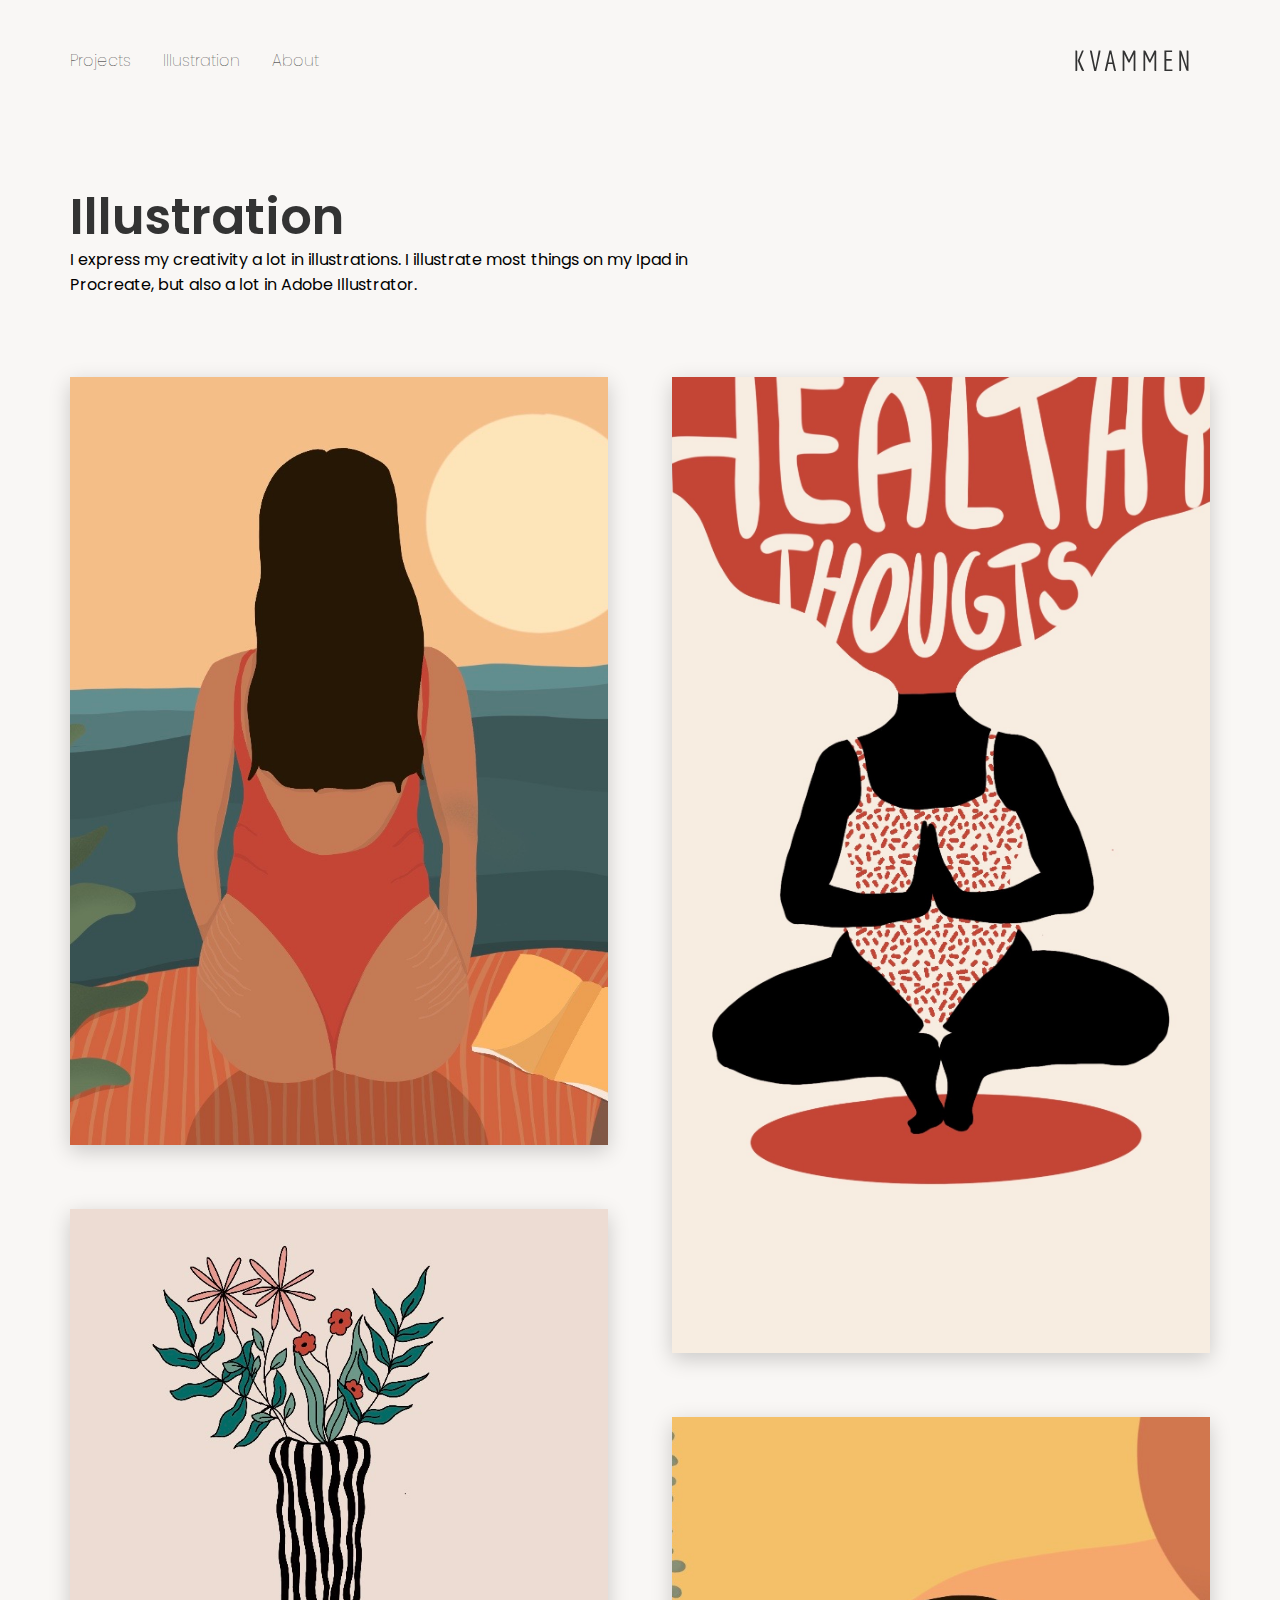
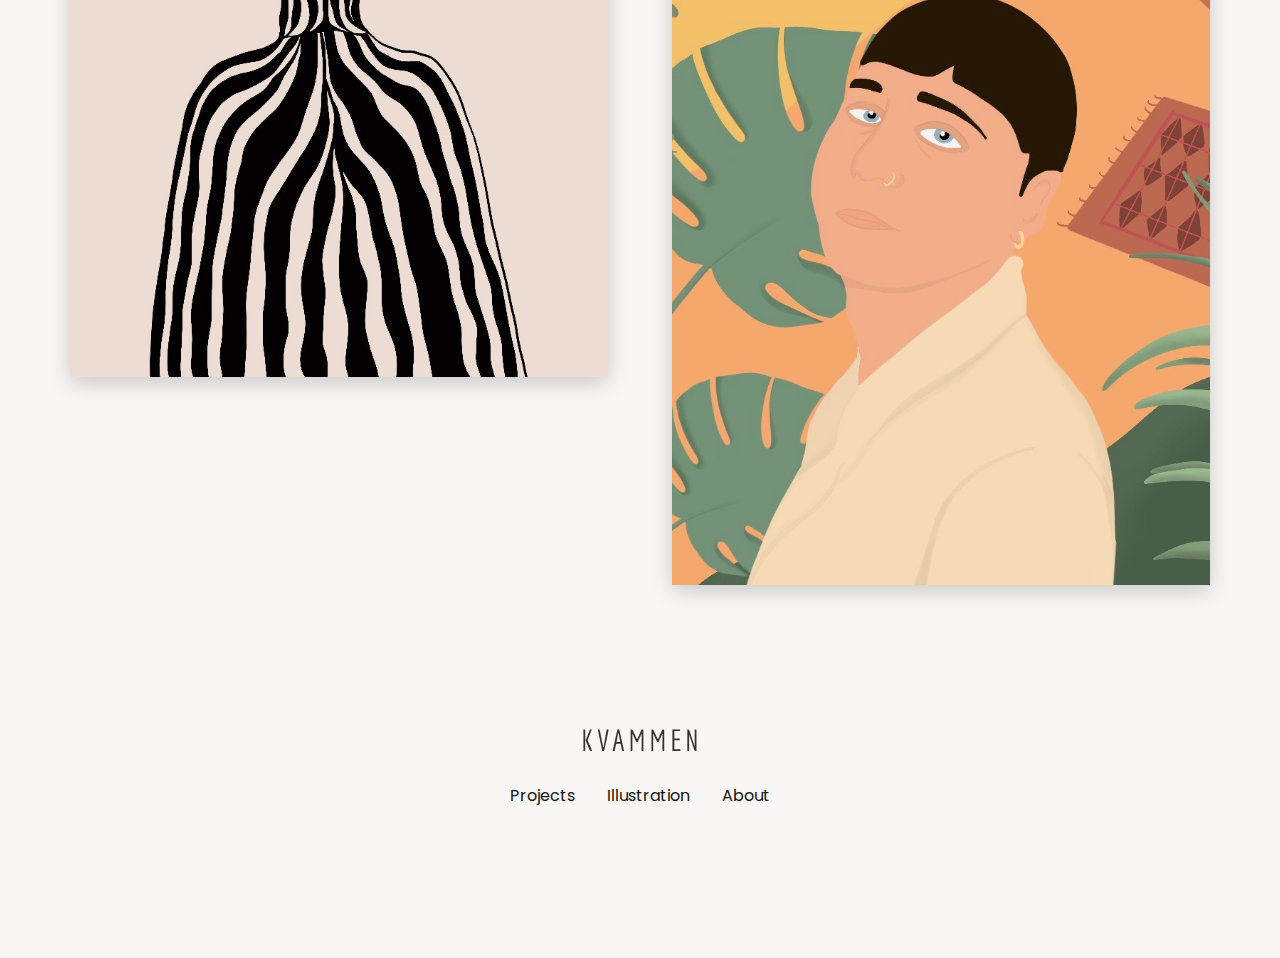
<file: illustration.html>
<!DOCTYPE html>
<html lang="en">
  <head>
    <meta charset="UTF-8" />
    <meta http-equiv="X-UA-Compatible" content="IE=edge" />
    <meta name="viewport" content="width=device-width, initial-scale=1.0" />
    <link rel="preconnect" href="https://fonts.googleapis.com" />
    <link rel="preconnect" href="https://fonts.gstatic.com" crossorigin />
    <link
      href="https://fonts.googleapis.com/css2?family=Cabin&display=swap"
      rel="stylesheet"
    />
    <link rel="preconnect" href="https://fonts.googleapis.com" />
    <link rel="preconnect" href="https://fonts.gstatic.com" crossorigin />
    <link
      href="https://fonts.googleapis.com/css2?family=Poppins:wght@400;500;700&display=swap"
      rel="stylesheet"
    />
    <link rel="preconnect" href="https://fonts.googleapis.com" />
    <link rel="preconnect" href="https://fonts.gstatic.com" crossorigin />
    <link
      href="https://fonts.googleapis.com/css2?family=Be+Vietnam+Pro:wght@300&display=swap"
      rel="stylesheet"
    />
    <link rel="stylesheet" href="styles.css" />
    <title>Kvammen - Illustration</title>
  </head>
  <body>
    <nav class="nav-box">
      <ul class="menu">
        <a class="nav" href="index.html">Projects</a>
        <a class="nav" href="illustration.html">Illustration</a>
        <a class="nav" href="About.html">About</a>
      </ul>
      <a href=""
        ><img class="hamburger" src="icons/hamburger.svg" alt="menu"
      /></a>
      <a href="index.html">
        <img class="logo" src="img/KVAMMEN.svg" alt="Logotyp" />
      </a>
    </nav>

    <section>
      <div class="introduction2">
        <h3>Illustration</h3>
        <p class="intro">
          I express my creativity a lot in illustrations. I illustrate most
          things on my Ipad in Procreate, but also a lot in Adobe Illustrator.
        </p>
      </div>
    </section>

    <main class="grid-container2">
      <article class="Illustration1"></article>

      <article class="Illustration2"></article>

      <article class="Illustration3"></article>

      <article class="Illustration4"></article>
    </main>

    <footer>
      <a href="index.html">
        <img class="logo2" src="img/KVAMMEN.svg" alt="Logotyp" />
      </a>
      <ul class="footer-menu">
        <a href="index.html">Projects</a>
        <a href="illustration.html">Illustration</a>
        <a href="">About</a>
      </ul>
    </footer>
  </body>
</html>
</file>
<file: styles.css>
body {
  margin: 4.4rem;
  margin-top: 2rem;
  font-family: "Poppins", sans-serif;
  background-color: #f9f7f5;
}

/* Navigeringsmeny mobil */
.hamburger {
  height: 3rem;
  display: none;
}

/* Navigeringsmeny desktop */
.menu {
  display: flex;
  flex-direction: row;
  gap: 2rem;
  list-style: none;
  padding: 0;
  align-items: center;
  font-size: 16px;
  font-weight: lighter;
}

.nav {
  color: #131313;
}

.nav-box {
  display: flex;
  flex-direction: row;
  justify-content: space-between;
  align-items: center;
}

.logo {
  display: flex;
  flex-direction: row;
  width: 156px;
  height: 21.5px;
  align-self: center;
}

.container-flexbox {
  display: flex;
  align-items: center;
  align-content: center;
  justify-content: center;
  flex-direction: column;
  height: 1080px;
  max-width: 100vw;
  max-height: 100vh;
  flex: wrap;
}

.introduction {
  align-self: center;
  justify-content: center;
  text-align: center;
}

h1 {
  font-size: 6.3rem;
  margin: 0;
  color: #f7ba60;
  padding: 0;
}

.intro {
  padding: 0;
  margin: 0;
}

.illustration-hero {
  background-image: url(img/IMG_0149.PNG);
  background-position: center;
  background-size: cover;
}

.scroll-2 {
  padding-top: 2rem;
  font-size: 14px;
  padding-bottom: 0;
}

.scroll-animation {
  display: inline-block;
  align-self: center;
  justify-content: center;
}

.hero-container {
  display: flex;
}

.scroll {
  padding-top: 10rem;
}

.grid-container {
  display: grid;
  max-width: stretch;
  margin: auto;
  grid-template-columns: repeat(8, 1fr);
  grid-template-rows: repeat(12, 40px);
  grid-auto-rows: 40px;
  grid-auto-flow: column;
  grid-gap: 4rem;
  padding-top: 5rem;
  box-sizing: border-box;
  justify-content: space-between;
}

.project1 {
  grid-row: 1 / 8;
  grid-column: 1 / 5;
  box-shadow: 0 6px 20px 0 rgba(0, 0, 0, 0.19);
  opacity: 1;
}

.card {
  object-fit: cover;
}

.project2 {
  background-image: url(img/Frame\ 66.png);
  background-position: center;
  background-size: contain;
  background-repeat: no-repeat;
  grid-row: 1 / 8;
  grid-column: 5 / 9;
  position: relative;
  opacity: 1;
  box-shadow: 0 6px 20px 0 rgba(0, 0, 0, 0.19);
}

.project3 {
  background-image: url(img/Vaccina.jpg);
  background-position: center;
  background-size: cover;
  grid-row: 8 / 15;
  grid-column: 1 / 5;
  position: relative;
  opacity: 1;
  box-shadow: 0 6px 20px 0 rgba(0, 0, 0, 0.19);
}
.project4 {
  background-image: url(img/wALDORF.png);
  background-position: center;
  background-size: cover;
  grid-row: 8 / 15;
  grid-column: 5 / 9;
  position: relative;
  opacity: 1;
  box-shadow: 0 6px 20px 0 rgba(0, 0, 0, 0.19);
}

.project5 {
  background-image: url(img/bmockup\ baksida\ .jpg);
  background-position: center;
  background-size: contain;
  grid-row: 15 / 23;
  grid-column: 1 / 5;
  position: relative;
  opacity: 1;
  box-shadow: 0 6px 20px 0 rgba(0, 0, 0, 0.19);
}

.project6 {
  background-image: url(img/leader.png);
  background-position: center;
  background-size: cover;
  opacity: 1;
  grid-row: 15 / 23;
  grid-column: 5 / 9;
  position: relative;
  box-shadow: 0 6px 20px 0 rgba(0, 0, 0, 0.19);
}

footer {
  display: flex;
  justify-content: center;
  flex-direction: column;
  align-items: center;
  padding: 4rem;
  margin-top: 4rem;
}
.footer-menu {
  font-family: "poppins";
  display: flex;
  flex-direction: row;
  gap: 2rem;
  list-style: none;
  padding: 0;
  align-items: center;
  justify-content: center;
}
.logo2 {
  display: flex;
  flex-direction: column;
  width: 156px;
  height: 21.5px;
  justify-content: center;
  align-self: center;
  padding: 1rem;
}
h2 {
  padding-left: 2rem;
  font-weight: 500;
  font-size: 1rem;
  color: #f0ede9;
}

a {
  text-decoration: none;
  color: #131313;
}
a:hover {
  color: orange;
}

.pic:hover {
  opacity: 0.7;
  filter: alpha(opacity=10);
}

/* About page  */

.flex-about {
  padding-top: 5rem;
  display: flex;
  flex-direction: row;
  justify-content: space-between;
  height: 1080px;
  max-width: 100vw;
  max-height: 100vh;
}

.about-box {
  display: inline-block;
  flex-direction: column;
  width: 600px;
  height: 700px;
  padding-bottom: 4rem;
}

.img1-jag {
  display: inline-block;
  background-image: url(img/IMG_5914.png);
  background-size: cover;
  background-position: center;
  width: 600px;
  height: 700px;
  margin-left: 30px;
  box-shadow: 0 6px 20px 0 rgba(0, 0, 0, 0.19);
}

/* illustration page */

h3 {
  font-family: Poppins;
  font-style: normal;
  font-weight: 600;
  font-size: 50px;
  line-height: 60px;
  margin-bottom: 0;
  color: #333333;
}
.introduction2 {
  display: flex;
  flex-direction: column;
  margin-right: 60rem;
  margin-bottom: 5rem;
  margin-top: 3rem;
}
.grid-container2 {
  display: grid;
  max-width: stretch;
  margin: auto;
  grid-template-columns: repeat(8, 1fr);
  grid-template-rows: repeat(12, 40px);
  grid-auto-rows: 40px;
  grid-auto-flow: column;
  grid-gap: 4rem;
  padding: 0;
  box-sizing: border-box;
  justify-content: space-between;
}
.Illustration1 {
  background-image: url(img/IMG_0093.JPG);
  background-position: center;
  background-size: cover;
  grid-row: 1 / 9;
  grid-column: 1 / 5;
  position: relative;
  box-shadow: 0 6px 20px 0 rgba(0, 0, 0, 0.19);
}
.Illustration2 {
  background-image: url(img/IMG_0085.JPG);
  background-position: center;
  background-size: cover;
  grid-row: 1 / 11;
  grid-column: 5 / 9;
  position: relative;
  box-shadow: 0 6px 20px 0 rgba(0, 0, 0, 0.19);
}
.Illustration3 {
  background-image: url(img/IMG_0091.JPG);
  background-position: center;
  background-size: cover;
  grid-row: 9 / 17;
  grid-column: 1 / 5;
  position: relative;
  box-shadow: 0 6px 20px 0 rgba(0, 0, 0, 0.19);
}
.Illustration4 {
  background-image: url(img/IMG_0020.JPG);
  background-position: center;
  background-size: cover;
  grid-row: 11 / 19;
  grid-column: 5 / 9;
  position: relative;
  box-shadow: 0 6px 20px 0 rgba(0, 0, 0, 0.19);
}
.Illustration5 {
  background-image: url(img/Kvadrat.jpg);
  background-position: center;
  background-size: cover;
  grid-row: 17 / 29;
  grid-column: 1 / 5;
  position: relative;
  box-shadow: 0 6px 20px 0 rgba(0, 0, 0, 0.19);
}

/* Smoove try 2 */

.grid-container-project {
  display: grid;
  max-width: stretch;
  margin: auto;
  grid-template-columns: repeat(8, 1fr);
  grid-template-rows: repeat(12, 30px);
  grid-auto-rows: 40px;
  grid-auto-flow: column;
  grid-gap: 2rem;
  padding-top: 5rem;
  box-sizing: border-box;
  justify-content: space-between;
}

.project-container {
  display: grid;
  grid-row: 1 / 3;
  grid-column: 1 / 4;
  margin: 0;
  display: inline-block;
}

.project {
  font-family: jaf-domus-titling-web, sans-serif;
  font-weight: 700;
  font-style: normal;
}

.project-name {
  margin: 0;
}

.look-box {
  display: flex;
  flex-direction: row;
  gap: 1rem;
  justify-content: flex-start;
  align-content: center;
  align-items: baseline;
}

.look {
  font-family: jaf-domus-titling-web, sans-serif;
  font-weight: 700;
  font-style: normal;
  justify-self: center;
}

.role {
  grid-row: 4 / 6;
  grid-column: 1 / 3;
  margin: 0;
}

.role-long {
  grid-row: 4 / 6;
  grid-column: 1 / 3;
  margin: 0;
}

.role4 {
  grid-row: 4 / 6;
  grid-column: 1 / 3;
  margin: 0;
}

.project-role {
  margin-top: 0.5em;
}

.img1 {
  grid-row: 1 / 11;
  grid-column: 4 / 9;
  background-image: url(img/Artboard\ 1.png);
  background-size: cover;
  background-position: center;
  box-shadow: 0 6px 20px 0 rgba(0, 0, 0, 0.19);
}

.scroll-project {
  grid-row: 12 / 12;
  grid-column: 7 / 9;
  text-align: right;
}

.tools {
  grid-row: 4 / 6;
  grid-column: 2 / 3;
  margin: 0;
}

.tools-long {
  grid-row: 4 / 6;
  grid-column: 2 / 3;
  margin: 0;
}

.tools4 {
  grid-row: 4 / 6;
  grid-column: 2 / 3;
  margin: 0;
}

.icon-box {
  display: flex;
  flex-direction: row;
  justify-content: space-between;
  gap: 1rem;
  margin-top: 0.5em;
  align-items: center;
}

.brief {
  grid-row: 7/ 10;
  grid-column: 1 / 3;
  margin: 0;
}

.brief2 {
  grid-row: 7/ 10;
  grid-column: 1 / 3;
  margin: 0;
}

.color {
  color: #65da8c;
}

.img2 {
  grid-row: 14 / 22;
  grid-column: 4 / 9;
  background-image: url(img/Frame\ 1.png);
  background-size: cover;
  background-repeat: no-repeat;
  box-shadow: 0 6px 20px 0 rgba(0, 0, 0, 0.19);
}

.sketch-container {
  grid-row: 16/ 21;
  grid-column: 1 / 3;
  margin: 0;
}

.sketch-container2 {
  grid-row: 16/ 21;
  grid-column: 1 / 3;
  margin: 0;
}

.wireframe-container {
  grid-row: 25/ 27;
  grid-column: 1 / 3;
  margin: 0;
}

.wireframe-container2 {
  grid-row: 25/ 27;
  grid-column: 1 / 3;
  margin: 0;
}

.img4 {
  grid-row: 23 / 33;
  grid-column: 4 /9;
  background-image: url(img/wireframe_smoove.png);
  background-size: contain;
  background-repeat: no-repeat;
  box-shadow: 0 6px 20px 0 rgba(0, 0, 0, 0.19);
}

/* smoove presentation page */

.grid-container-presentation {
  display: grid;
  max-width: stretch;
  margin: auto;
  grid-template-columns: repeat(8, 1fr);
  grid-template-rows: repeat(12, 30px);
  grid-auto-rows: 40px;
  grid-auto-flow: column;
  grid-gap: 2rem;
  padding-top: 5rem;
  box-sizing: border-box;
  justify-content: space-between;
}

.slide1 {
  background-image: url(img/Start-smoove.png);
  background-size: cover;
  grid-row: 1 / 13;
  grid-column: 1 / 9;
}

.slide2 {
  background-image: url(img/Intro.png);
  background-size: cover;
  grid-row: 14 / 24;
  grid-column: 1 / 9;
}

.slide3 {
  background-image: url(img/Mål.png);
  background-size: cover;
  grid-row: 25 / 35;
  grid-column: 1 / 9;
}

.slide4 {
  background-image: url(img/Research.png);
  background-size: cover;
  grid-row: 36 / 46;
  grid-column: 1 / 9;
}

.slide5 {
  background-image: url(img/Moodboard_smoove.png);
  background-size: cover;
  grid-row: 47 / 57;
  grid-column: 1 / 9;
}

.slide6 {
  background-image: url(img/Styleguide.png);
  background-size: cover;
  grid-row: 58 / 68;
  grid-column: 1 / 9;
}

.slide7 {
  background-image: url(img/Bildmanér.png);
  background-size: cover;
  grid-row: 69 / 79;
  grid-column: 1 / 9;
}

.slide8 {
  background-image: url(img/Prototyp.png);
  background-size: cover;
  grid-row: 80 / 90;
  grid-column: 1 / 9;
}

.slide9 {
  background-image: url(img/Utvecklingspotenial.png);
  background-size: cover;
  grid-row: 91 / 101;
  grid-column: 1 / 9;
}

.slide10 {
  background-image: url(img/Tack.png);
  background-size: cover;
  grid-row: 102 / 112;
  grid-column: 1 / 9;
}

/* Project vaccina page  */

.vaccina {
  padding-right: 5rem;
}
.role2 {
  grid-row: 5 / 7;
  grid-column: 1 / 3;
  margin: 0;
}

.tools2 {
  grid-row: 5 / 6;
  grid-column: 2 / 3;
  margin: 0;
}

.color2 {
  color: #4faaff;
}

.img1-vaccina {
  grid-row: 1 / 12;
  grid-column: 4 / 9;
  background-image: url(img/vaccina-hero.png);
  background-size: cover;
  background-position: center;
  background-repeat: no-repeat;
  box-shadow: 0 6px 20px 0 rgba(0, 0, 0, 0.19);
}

.img2-vaccina {
  grid-row: 14 / 22;
  grid-column: 4 / 9;
  background-image: url(img/Sketches.png);
  background-size: cover;
  background-position: center;
  box-shadow: 0 6px 20px 0 rgba(0, 0, 0, 0.19);
}

.img4-vaccina {
  grid-row: 23 / 32;
  grid-column: 4 / 9;
  background-image: url(img/Wireframe.png);
  background-size: cover;
  background-position: center;
  box-shadow: 0 6px 20px 0 rgba(0, 0, 0, 0.19);
}

/* Vaccina presentation page  */

.slide1-vaccina {
  background-image: url(img/Start.png);
  background-size: contain;
  background-position: center;
  background-repeat: no-repeat;
  grid-row: 1 / 13;
  grid-column: 2 / 8;
}

.slide2-vaccina {
  background-image: url(img/Personas.png);
  background-size: contain;
  background-position: center;
  background-repeat: no-repeat;
  grid-row: 14 / 24;
  grid-column: 1 / 9;
}

.slide3-vaccina {
  background-image: url(img/Handskisser.png);
  background-size: cover;
  grid-row: 25 / 35;
  grid-column: 1 / 9;
  background-size: contain;
  background-position: center;
  background-repeat: no-repeat;
}

.slide4-vaccina {
  background-image: url(img/Wireframes\ greybox.png);
  background-size: cover;
  grid-row: 36 / 46;
  grid-column: 1 / 9;
  background-size: contain;
  background-position: center;
  background-repeat: no-repeat;
}

.slide5-vaccina {
  background-image: url(img/Moodboard.png);
  background-size: cover;
  grid-row: 47 / 57;
  grid-column: 1 / 9;
  background-size: contain;
  background-position: center;
  background-repeat: no-repeat;
}

.slide6-vaccina {
  background-image: url(img/Style\ guide.png);
  background-size: cover;
  grid-row: 58 / 68;
  grid-column: 1 / 9;
  background-size: contain;
  background-position: center;
  background-repeat: no-repeat;
}

.slide7-vaccina {
  background-image: url(img/Användartester.png);
  background-size: cover;
  grid-row: 69 / 79;
  grid-column: 1 / 9;
  background-size: contain;
  background-position: center;
  background-repeat: no-repeat;
}

.slide8-vaccina {
  background-image: url(img/Tidsåtgång.png);
  background-size: cover;
  grid-row: 80/ 90;
  grid-column: 1 / 9;
  background-size: contain;
  background-position: center;
  background-repeat: no-repeat;
}

.slide9-vaccina {
  background-image: url(img/Resultat.png);
  background-size: cover;
  grid-row: 91 / 101;
  grid-column: 1 / 9;
  background-size: contain;
  background-position: center;
  background-repeat: no-repeat;
}

.slide10-vaccina {
  background-image: url(img/Avslutning.png);
  background-size: cover;
  grid-row: 102 / 112;
  grid-column: 1 / 9;
  background-size: contain;
  background-position: center;
  background-repeat: no-repeat;
}

/* Animated postcard page  */

.video-animated {
  grid-row: 1 / 13;
  grid-column: 5 / 9;
  justify-content: center;
  box-shadow: 0 6px 20px 0 rgba(0, 0, 0, 0.19);
}

.brief3 {
  grid-row: 8/ 12;
  grid-column: 1 / 3;
  margin: 0;
}

.role3 {
  grid-row: 8/ 12;
  grid-column: 1 / 3;
  margin: 0;
}
/* Leader page */

.video-leader {
  grid-row: 2 / 12;
  grid-column: 4 / 9;
  justify-content: center;
  box-shadow: 0 6px 20px 0 rgba(0, 0, 0, 0.19);
}
.scroll-project-leader {
  display: none;
}

.leader {
  padding-right: 9rem;
}
/* Waldorf page */

.color3 {
  color: rgb(255, 164, 179);
}

.img1-waldorf {
  grid-row: 1 / 11;
  grid-column: 4 / 9;
  background-image: url(img/Waldorf_illustration.svg);
  background-size: contain;
  background-position: center;
  background-repeat: no-repeat;
}

.img2-waldorf {
  grid-row: 14 / 22;
  grid-column: 4 / 9;
  background-image: url(img/Sketches.png);
  background-size: cover;
  background-position: center;
}

.img4-waldorf {
  grid-row: 23 / 32;
  grid-column: 4 / 9;
  background-image: url(img/Wireframe.png);
  background-size: cover;
  background-position: center;
}

/* Breakpoint 1448  */

@media (max-width: 1448px) {
  /* illustration page  */

  .introduction2 {
    margin-right: 30rem;
  }

  .description {
    padding-right: 2rem;
  }

  .tools {
    grid-row: 6/ 8;
    padding-left: 3rem;
  }

  .tools2 {
    grid-row: 6/ 8;
    padding-left: 3rem;
  }

  .tools-long {
    padding-left: 3rem;
  }
  .tools4 {
    padding-left: 3rem;
  }

  .role {
    grid-row: 6/ 8;
  }

  .role2 {
    grid-row: 6/ 8;
  }

  .role3 {
    grid-row: 6/ 8;
  }
}

/* Breakpoint ipad  */

@media (max-width: 1024px) {
  .body {
    margin: 2rem;
    margin-top: 1rem;
  }

  /* home */

  .container-flexbox {
    display: none;
  }

  .container-flexbox {
    display: flex;
    justify-content: center;
    flex-direction: column;
    height: 1080px;
    max-width: 100vw;
    max-height: 100vh;
    align-self: center;
  }

  .introduction {
    align-self: center;
    justify-content: flex-start;
  }

  .grid-container {
    padding-top: 0;
  }

  .project1 {
    grid-row: 1 / 8;
    grid-column: 1 / 9;
    box-shadow: 0 6px 20px 0 rgba(0, 0, 0, 0.19);
  }

  .project2 {
    background-repeat: no-repeat;
    grid-row: 8 / 15;
    grid-column: 1 / 9;
    position: relative;
    box-shadow: 0 6px 20px 0 rgba(0, 0, 0, 0.19);
  }

  .project3 {
    grid-row: 15 / 22;
    grid-column: 1 / 9;
    position: relative;
    box-shadow: 0 6px 20px 0 rgba(0, 0, 0, 0.19);
  }
  .project4 {
    grid-row: 22 / 29;
    grid-column: 1 / 9;
    position: relative;
    box-shadow: 0 6px 20px 0 rgba(0, 0, 0, 0.19);
  }

  .project5 {
    grid-row: 29 / 36;
    grid-column: 1 / 9;
    position: relative;
    box-shadow: 0 6px 20px 0 rgba(0, 0, 0, 0.19);
  }

  .project6 {
    grid-row: 36 / 43;
    grid-column: 1 / 9;
    position: relative;
    box-shadow: 0 6px 20px 0 rgba(0, 0, 0, 0.19);
  }

  /* illustration page */

  .introduction2 {
    display: flex;
    flex-direction: column;
    margin-right: 0;
    margin-bottom: 5rem;
    margin-top: 3rem;
  }

  .Illustration1 {
    grid-row: 1 / 8;
    grid-column: 1 / 9;
    position: relative;
    box-shadow: 0 6px 20px 0 rgba(0, 0, 0, 0.19);
  }
  .Illustration2 {
    background-image: url(img/IMG_0085.JPG);
    background-position: center;
    background-size: cover;
    grid-row: 8 / 17;
    grid-column: 1 / 9;
    position: relative;
    box-shadow: 0 6px 20px 0 rgba(0, 0, 0, 0.19);
  }
  .Illustration3 {
    background-image: url(img/IMG_0091.JPG);
    background-position: center;
    background-size: cover;
    grid-row: 17 / 24;
    grid-column: 1 / 9;
    position: relative;
    box-shadow: 0 6px 20px 0 rgba(0, 0, 0, 0.19);
  }
  .Illustration4 {
    background-image: url(img/IMG_0020.JPG);
    background-position: center;
    background-size: cover;
    grid-row: 24 / 31;
    grid-column: 1 / 9;
    position: relative;
    box-shadow: 0 6px 20px 0 rgba(0, 0, 0, 0.19);
  }

  /* animated postcard */

  .project-container {
    grid-row: 1 / 3;
    grid-column: 1 /9;
  }

  .video-animated {
    grid-row: 7 / 17;
    grid-column: 1 / 9;
    justify-content: center;
    box-shadow: 0 6px 20px 0 rgba(0, 0, 0, 0.19);
  }

  /* vaccina page */

  .vaccina {
    padding-right: 0;
  }

  .role2 {
    grid-row: 4 / 7;
    grid-column: 1 / 3;
    margin: 0;
    padding: 0;
  }

  .tools2 {
    grid-row: 4 / 7;
    grid-column: 3 / 4;
    margin: 0;
    padding: 0;
  }

  .brief2 {
    grid-row: 7/ 12;
    grid-column: 1 / 9;
    margin: 0;
  }

  .img1-vaccina {
    grid-row: 15 / 24;
    grid-column: 1 / 9;
    background-image: url(img/vaccina-hero.png);
    background-size: cover;
    background-position: center;
  }

  .sketch-container {
    grid-row: 25 / 27;
    grid-column: 1 / 9;
  }

  .sketch-container2 {
    grid-row: 25 / 27;
    grid-column: 1 / 9;
  }
  .img2-vaccina {
    grid-row: 29 / 35;
    grid-column: 1 / 9;
    background-image: url(img/Sketches.png);
    background-size: cover;
    background-position: center;
  }

  .wireframe-container {
    grid-row: 37 /45;
    grid-column: 1 / 9;
  }
  .wireframe-container2 {
    grid-row: 37 /45;
    grid-column: 1 / 9;
  }
  .img4-vaccina {
    grid-row: 42 / 48;
    grid-column: 1 / 9;
    background-image: url(img/Wireframe.png);
    background-size: cover;
    background-position: center;
  }

  .scroll-project {
    grid-column: 4 / 9;
  }

  /* smoove page */

  .role {
    grid-row: 4 / 7;
    grid-column: 1 / 4;
    margin: 0;
    padding: 0;
  }

  .role4 {
    grid-row: 4 / 7;
    grid-column: 1 / 4;
    margin: 0;
    padding: 0;
  }

  .role-long {
    grid-row: 4 / 7;
    grid-column: 1 / 4;
    margin: 0;
    padding: 0;
  }

  .tools {
    grid-row: 4 / 6;
    grid-column: 4 / 7;
    margin: 0;
    padding: 0;
  }

  .tools4 {
    grid-row: 4 / 6;
    grid-column: 4 / 7;
    margin: 0;
    padding: 0;
  }

  .tools-long {
    grid-row: 4 / 6;
    grid-column: 4 / 7;
    margin: 0;
    padding: 0;
  }

  .brief {
    grid-row: 7/ 12;
    grid-column: 1 / 9;
    margin: 0;
  }

  .brief2 {
    grid-row: 7/ 12;
    grid-column: 1 / 9;
    margin: 0;
  }

  .img1 {
    grid-row: 14 / 23;
    grid-column: 1 / 9;
    background-image: url(img/Artboard\ 1.png);
    background-size: cover;
    background-position: center;
  }

  .img2 {
    grid-row: 29 / 35;
    grid-column: 1 / 9;
    background-image: url(img/Frame\ 1.png);
    background-size: cover;
    background-repeat: no-repeat;
  }

  .img4 {
    grid-row: 42 / 49;
    grid-column: 1 /9;
    background-image: url(img/wireframe_smoove.png);
    background-size: contain;
    background-repeat: no-repeat;
  }

  /* presentation pages */

  .slide1 {
    grid-row: 1 / 7;
    grid-column: 1 / 9;
  }

  .slide2 {
    grid-row: 8 / 14;
    grid-column: 1 / 9;
  }

  .slide3 {
    background-size: contain;
    background-repeat: no-repeat;
    grid-row: 15 / 21;
    grid-column: 1 / 9;
  }

  .slide4 {
    grid-row: 21 / 27;
    grid-column: 1 / 9;
  }

  .slide5 {
    background-size: contain;
    background-repeat: no-repeat;
    grid-row: 28 / 34;
    grid-column: 1 / 9;
  }

  .slide6 {
    grid-row: 34 / 40;
    grid-column: 1 / 9;
  }

  .slide7 {
    background-size: contain;
    background-repeat: no-repeat;
    grid-row: 41 / 47;
    grid-column: 1 / 9;
  }

  .slide8 {
    background-size: contain;
    background-repeat: no-repeat;
    grid-row: 47 / 53;
    grid-column: 1 / 9;
  }

  .slide9 {
    grid-row: 53 / 60;
    grid-column: 1 / 9;
    background-size: contain;
    background-repeat: no-repeat;
  }

  .slide10 {
    background-size: contain;
    background-repeat: no-repeat;
    grid-row: 59 / 65;
    grid-column: 1 / 9;
  }

  /* leader */
  .video-leader {
    grid-row: 14 / 20;
    grid-column: 1 / 9;
    justify-content: center;
    box-shadow: 0 6px 20px 0 rgba(0, 0, 0, 0.19);
    margin-top: 1rem;
  }

  .scroll-project-leader {
    display: grid;
    grid-row: 12 / 12;
    grid-column: 4 / 9;
    text-align: right;
  }

  /* waldorf page  */

  .img1-waldorf {
    grid-row: 15/20;
    grid-column: 1 / 9;
  }
  .img2-waldorf {
    grid-row: 22/ 25;
    grid-column: 1 / 9;
  }

  .img4-waldorf {
    grid-row: 36/ 42;
    grid-column: 1 / 9;
  }
}

/* Breakpoint  big mobile */

@media (max-width: 595px) {
  /* home page */

  body {
    margin: 10px;
    padding: 0.5rem;
  }

  .menu {
    display: none;
  }

  .hamburger {
    display: flex;
  }

  .nav-box {
    display: flex;
    flex-direction: row-reverse;
    justify-content: space-between;
    align-items: center;
  }

  .logo {
    display: flex;
    flex-direction: row;
    width: 156px;
    height: 21.5px;
    align-self: center;
  }

  .container-flexbox {
    display: flex;
    align-items: center;
    align-content: center;
    justify-content: center;
    flex-direction: column;
    height: 740px;
    max-width: 100vw;
    max-height: 100vh;
  }

  .grid-container {
    display: grid;
    max-width: stretch;
    margin: auto;
    grid-template-columns: repeat(4, 1fr);
    grid-template-rows: repeat(4, 20px);
    grid-auto-rows: 20px;
    grid-auto-flow: row;
    grid-gap: 1rem;
    padding-top: 0.5rem;
    padding-left: 0;
    padding-right: 0;
    justify-content: space-between;
  }

  .project1 {
    grid-row: 1 / 10;
    grid-column: 1 /9;
    box-shadow: 0 6px 20px 0 rgba(0, 0, 0, 0.19);
  }

  .project2 {
    background-repeat: no-repeat;
    grid-row: 10 / 19;
    grid-column: 1 / 9;
    position: relative;
    box-shadow: 0 6px 20px 0 rgba(0, 0, 0, 0.19);
  }

  .project3 {
    grid-row: 19 / 28;
    grid-column: 1 / 9;
    position: relative;
    box-shadow: 0 6px 20px 0 rgba(0, 0, 0, 0.19);
  }
  .project4 {
    grid-row: 28 / 37;
    grid-column: 1 / 9;
    position: relative;
    box-shadow: 0 6px 20px 0 rgba(0, 0, 0, 0.19);
  }

  .project5 {
    grid-row: 37 / 46;
    grid-column: 1 / 9;
    position: relative;
    box-shadow: 0 6px 20px 0 rgba(0, 0, 0, 0.19);
  }

  .project6 {
    grid-row: 46 / 55;
    grid-column: 1 / 9;
    position: relative;
    box-shadow: 0 6px 20px 0 rgba(0, 0, 0, 0.19);
  }

  /* Animated postcard iphone */

  h3 {
    padding-bottom: 0.5rem;
    font-size: 37px;
    line-height: 40px;
  }
  .role {
    grid-row: 5 / 8;
    grid-column: 1 / 4;
    margin: 0;
  }

  .tools {
    grid-row: 5 / 8;
    grid-column: 4 / 7;
    margin: 0;
    padding-bottom: 1rem;
  }

  .tools-long {
    grid-row: 5 / 8;
    grid-column: 4 / 7;
    margin: 0;
    padding-bottom: 1rem;
  }

  .video-animated {
    grid-column: 1 / 9;
    grid-row: 8 / 14;
  }

  /* Smoove page iphone */

  .role-long {
    grid-row: 4 / 6;
    grid-column: 1 / 9;
    margin: 0;
  }

  .tools-long {
    grid-row: 6 / 8;
    grid-column: 1 / 6;
    margin: 0;
    padding-bottom: 1rem;
  }

  .brief {
    grid-row: 9 / 15;
    grid-column: 1 / 9;
  }

  .show {
    display: none;
  }

  .img1 {
    grid-row: 15 / 19;
  }

  .sketch-container {
    grid-row: 19 / 23;
    grid-column: 1 / 9;
  }

  .img2 {
    grid-row: 22 / 25;
    background-size: cover;
  }

  .wireframe-container2 {
    grid-row: 26 / 30;
  }

  .img4 {
    grid-row: 31 / 36;
  }

  /* presentation pages */

  .slide1 {
    background-size: contain;
    background-repeat: no-repeat;
    grid-row: 1 / 5;
    grid-column: 1 / 9;
  }

  .slide2 {
    background-size: contain;
    background-repeat: no-repeat;
    grid-row: 5 / 10;
    grid-column: 1 / 9;
  }

  .slide3 {
    background-size: contain;
    background-repeat: no-repeat;
    grid-row: 10 / 15;
    grid-column: 1 / 9;
  }

  .slide4 {
    background-size: contain;
    background-repeat: no-repeat;
    grid-row: 15 / 20;
    grid-column: 1 / 9;
  }

  .slide5 {
    background-size: contain;
    background-repeat: no-repeat;
    grid-row: 20 / 25;
    grid-column: 1 / 9;
  }

  .slide6 {
    background-size: contain;
    background-repeat: no-repeat;
    grid-row: 25 / 30;
    grid-column: 1 / 9;
  }

  .slide7 {
    background-size: contain;
    background-repeat: no-repeat;
    grid-row: 30 / 35;
    grid-column: 1 / 9;
  }

  .slide8 {
    background-size: contain;
    background-repeat: no-repeat;
    grid-row: 35 / 450;
    grid-column: 1 / 9;
  }

  .slide9 {
    grid-row: 40 / 45;
    grid-column: 1 / 9;
    background-size: contain;
    background-repeat: no-repeat;
  }

  .slide10 {
    background-size: contain;
    background-repeat: no-repeat;
    grid-row: 45 / 48;
    grid-column: 1 / 9;
  }

  /* Vaccina page  */

  .vaccina {
    padding-right: 0;
  }

  .role2 {
    grid-row: 3 / 7;
    grid-column: 1 / 3;
    margin: 0;
  }

  .tools2 {
    grid-row: 3 / 7;
    grid-column: 3 / 4;
    margin: 0;
  }

  .brief2 {
    grid-row: 12/ 16;
    grid-column: 1 / 9;
    margin: 0;
  }

  .img1-vaccina {
    grid-row: 7 / 12;
    grid-column: 1 / 9;
    background-image: url(img/vaccina-hero.png);
    background-size: cover;
    background-position: center;
    background-repeat: no-repeat;
  }

  .sketch-container2 {
    grid-row: 17 / 19;
    grid-column: 1 / 9;
  }

  .img2-vaccina {
    grid-row: 19 / 25;
    grid-column: 1 / 9;
    background-image: url(img/Sketches.png);
    background-size: contain;
    background-repeat: no-repeat;
    background-position: center;
  }

  .wireframe-container {
    grid-row: 24 /27;
    grid-column: 1 / 9;
  }

  .img4-vaccina {
    grid-row: 29/ 32;
    grid-column: 1 / 9;
    background-image: url(img/Wireframe.png);
    background-size: contain;
    background-repeat: no-repeat;
    background-position: center;
  }

  /* waldorf page  */

  .img1-waldorf {
    grid-row: 6/ 11;
    grid-column: 1 / 9;
  }

  .img2-waldorf {
    grid-row: 16/ 119;
  }
  /* leader */

  .video-leader {
    grid-row: 16 / 19;
    grid-column: 1 / 9;
    justify-content: center;
    box-shadow: 0 6px 20px 0 rgba(0, 0, 0, 0.19);
    margin-top: 1rem;
  }

  .leader {
    padding: 0;
  }

  /* illustration page  */

  .grid-container2 {
    display: grid;
    max-width: stretch;
    margin: auto;
    grid-template-columns: repeat(8, 1fr);
    grid-template-rows: repeat(12, 40px);
    grid-auto-rows: 40px;
    grid-auto-flow: column;
    grid-gap: 4rem;
    padding: 0;
    box-sizing: border-box;
    justify-content: space-between;
  }

  .introduction2 {
    display: flex;
    flex-direction: column;
    margin-right: 0;
    margin-bottom: 5rem;
    margin-top: 3rem;
  }

  .Illustration1 {
    grid-row: 1 / 4;
    grid-column: 1 / 9;
    background-size: contain;
  }
  .Illustration2 {
    grid-row: 8 / 17;
    grid-column: 1 / 9;
  }
  .Illustration3 {
    grid-row: 17 / 24;
    grid-column: 1 / 9;
  }
  .Illustration4 {
    grid-row: 24 / 31;
    grid-column: 1 / 9;
  }
}

/* Breakpoint  small mobile */

@media (max-width: 400px) {
  /* illustration page  */

  .grid-container2 {
    display: grid;
    max-width: stretch;
    margin: auto;
    grid-template-columns: repeat(8, 1fr);
    grid-template-rows: repeat(4, 20px);
    grid-auto-rows: 20px;
    grid-auto-flow: column;
    grid-gap: 2rem;
    padding: 0;
    box-sizing: border-box;
    justify-content: space-between;
  }

  .Illustration1 {
    grid-row: 1 / 8;
    grid-column: 1 / 9;
    background-size: cover;
  }

  .Illustration2 {
    grid-row: 8 / 17;
    grid-column: 1 / 9;
  }
  .Illustration3 {
    grid-row: 17 / 24;
    grid-column: 1 / 9;
  }
  .Illustration4 {
    grid-row: 24 / 31;
    grid-column: 1 / 9;
  }

  /* Leader project  */

  .video-leader {
    grid-column: 1 / 9;
    grid-row: 15 / 19;
    zoom: 170%;
  }

  /* vaccina page  */

  .sketch-container2 {
    grid-row: 17 /20;
  }
  .img1-vaccina {
    grid-row: 7 / 12;
    grid-column: 1 / 9;
  }

  .img2-vaccina {
    grid-row: 20 / 24;
    grid-column: 1 / 9;
  }

  .img4-vaccina {
    grid-row: 28/ 31;
    grid-column: 1 / 9;
  }
}
</file>
